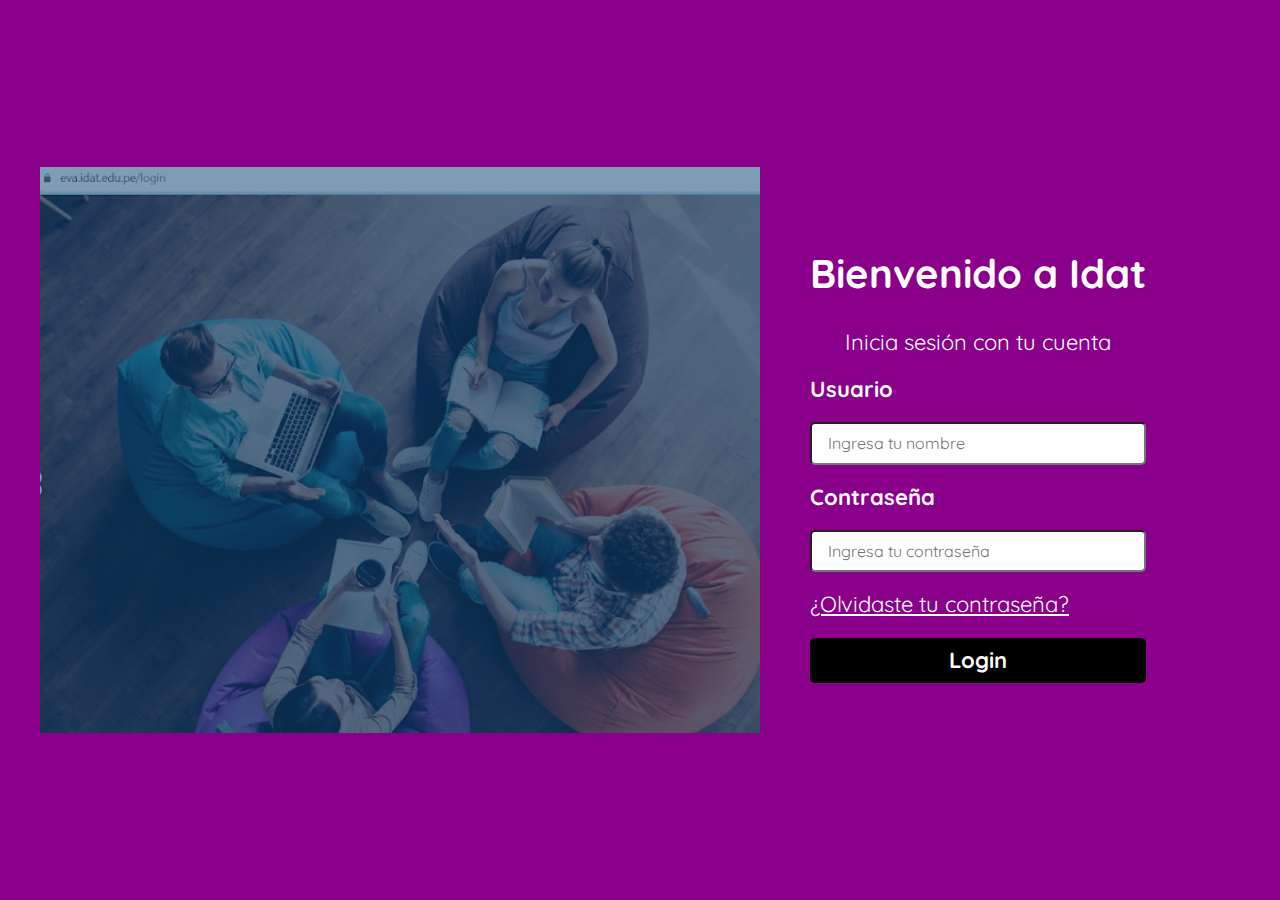
<file: index.html>
<!DOCTYPE html>
<html lang="es">

<head>
    <meta charset="utf-8">
    <meta name="viewport" content="width=device-width, initial-scale=1.0">
    <meta http-equiv="X-UA-Compatible" content="ie=edge">
    <title>Formulario CSS</title>
    <link rel="preconnect" href="https://fonts.googleapis.com">
    <link rel="preconnect" href="https://fonts.gstatic.com" crossorigin>
    <link href="https://fonts.googleapis.com/css2?family=Quicksand:wght@400;700&display=swap" rel="stylesheet">
    <link rel="stylesheet" href="css/normalize.css">
    <link rel="stylesheet" href="css/estilos.css">
</head>

<body>

    <div class="contenedor-formulario contenedor">
        <div class="imagen-formulario">
            
        </div>

        <form class="formulario">
            <div class="texto-formulario">
                <div class="magenformular"></div>
                <h2>Bienvenido a Idat</h2>
                <p>Inicia sesión con tu cuenta</p>
            </div>
            <div class="input">
                <label for="usuario">Usuario</label>
                <input placeholder="Ingresa tu nombre" type="text" id="usuario">
            </div>
            <div class="input">
                <label for="contraseña">Contraseña</label>
                <input placeholder="Ingresa tu contraseña" type="password" id="contraseña">
            </div>
            <div class="password-olvidada">
                <a href="file:///C:/Login Form/index.html">¿Olvidaste tu contraseña?</a>
            </div>
            <div class="input">
                <input type="submit" value="Login">
            </div>
        </form>
    </div>

</body>

</html>
</file>
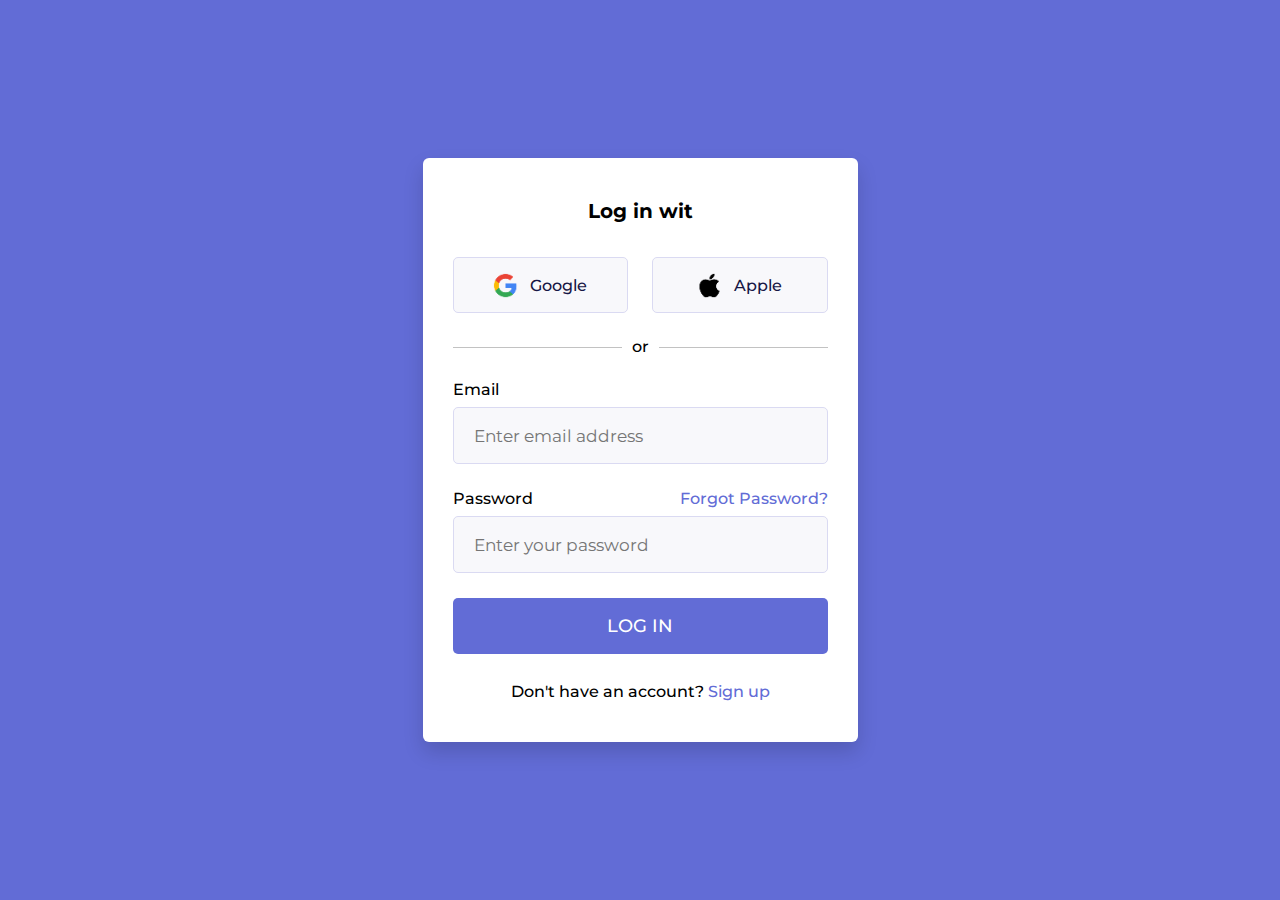
<file: Login Form/index.html>
<!DOCTYPE html>
<!-- Source Codes By CodingNepal - www.codingnepalweb.com -->
<html lang="en">
<head>
  <meta charset="UTF-8" />
  <meta name="viewport" content="width=device-width, initial-scale=1.0" />
  <title>Login Form in HTML and CSS | CodingNepal</title>
  <link rel="stylesheet" href="style.css" />
</head>
<body>
  <div class="login_form">
    <!-- Login form container -->
    <form action="#">
      <h3>Log in wit</h3>

      <div class="login_option">
        <!-- Google button -->
        <div class="option">
          <a href="#">
            <img src="logos/google.png" alt="Google" />
            <span>Google</span>
          </a>
        </div>

        <!-- Apple button -->
        <div class="option">
          <a href="#">
            <img src="logos/apple.png" alt="Apple" />
            <span>Apple</span>
          </a>
        </div>
      </div>

      <!-- Login option separator -->
      <p class="separator">
        <span>or</span>
      </p>

      <!-- Email input box -->
      <div class="input_box">
        <label for="email">Email</label>
        <input type="email" id="email" placeholder="Enter email address" required />
      </div>

      <!-- Paswwrod input box -->
      <div class="input_box">
        <div class="password_title">
          <label for="password">Password</label>
          <a href="file:///C:/Login Form/index.html">Forgot Password?</a>
        </div>

        <input type="password" id="password" placeholder="Enter your password" required />
      </div>

       <!-- Login button -->
      <button type="submit">Log In</button>

      <p class="sign_up">Don't have an account? <a href="#">Sign up</a></p>
    </form>
  </div>
</body>
</html>
</file>
<file: css/estilos.css>
:root{
    --azul:#8B008B;
    --azulOscuro:#8B008B;
    --azulGris:#000000;
    --blanco:#fff;
    --fuente:'Quicksand', sans-serif;
}
html{
    box-sizing: border-box;
}

*,*::after, *::before{
    box-sizing: inherit;
}

body{
    font-family: var(--fuente);
    background-color: var(--azulOscuro);
    display: flex;
    align-items: center;
    height: 100vh;
}

.contenedor{
    margin: 0 auto;
    max-width: 1200px;
    width: 95%;
}

.imagen-formulario{
    background-image: url('../img/bg.jpg');
    background-position: center center;
    background-size: cover;
    height: 1000px;
    flex: 0 0 calc(60%);
    position: relative;
    
}
.imagen-formulario::before{
   content: '';
   position: absolute;
   top: 0;
   bottom: 0;
   left: 0;
   right: 0;
   background: linear-gradient(to right, rgba(19, 64, 116, .5) );
   





}
@media(min-width:768px){
    .imagen-formulario{
        height: auto;
        background-position: right;
    }

}
@media(min-width:1200px){
    .imagen-formulario{
        background-position: center;
    }
}

@media(min-width:768px){
    .contenedor-formulario{
        display: flex;
    }
}

.formulario{
    padding: 50px;
    background-color: var(--azul);
}
.texto-formulario h2, .input label, .password-olvidada a, .texto-formulario p{
    color: var(--blanco);
}
.texto-formulario h2{
    font-size: 40px;
    text-align: center;
}
.texto-formulario p{
    font-size: 22px;
    text-align: center;
}
.input label{
    display: block;
    font-size: 22px;
    font-weight: bold;
    margin: 20px 0;
}
.password-olvidada a{
    display: inline-block;
    margin-top: 20px;
    font-size: 22px;
}
.input input{
    width: 100%;
    padding: 10px 16px;
    border-radius: 5px;
    outline: none;
}
.input input[type="submit"]{
    background-color: var(--azulGris);
    color: var(--blanco);
    font-size: 22px;
    font-weight: bold;
    border: none;
    margin-top: 20px;
    transition: background-color .3s ease-in-out;
}
.input input[type="submit"]:hover{
  
    cursor: pointer;
    background-color: var(--azulOscuro);
}
</file>
<file: Login Form/style.css>
/* Google Fonts Link */
@import url('https://fonts.googleapis.com/css2?family=Montserrat:ital,wght@0,100..900;1,100..900&display=swap');

/* Resetting default styling and setting font-family */
* {
    margin: 0;
    padding: 0;
    box-sizing: border-box;
    font-family: "Montserrat", sans-serif;
}

body {
    width: 100%;
    min-height: 100vh;
    padding: 0 10px;
    display: flex;
    background: #626cd6;
    justify-content: center;
    align-items: center;
}

/* Login form styling */
.login_form {
    width: 100%;
    max-width: 435px;
    background: #fff;
    border-radius: 6px;
    padding: 41px 30px;
    box-shadow: 0 10px 20px rgba(0, 0, 0, 0.15);
}

.login_form h3 {
    font-size: 20px;
    text-align: center;
}

/* Google & Apple button styling */

.login_form .login_option {
    display: flex;
    width: 100%;
    justify-content: space-between;
    align-items: center;
}

.login_form .login_option .option {
    width: calc(100% / 2 - 12px);
}

.login_form .login_option .option a {
    height: 56px;
    display: flex;
    justify-content: center;
    align-items: center;
    gap: 12px;
    background: #F8F8FB;
    border: 1px solid #DADAF2;
    border-radius: 5px;
    margin: 34px 0 24px 0;
    text-decoration: none;
    color: #171645;
    font-weight: 500;
    transition: 0.2s ease;
}

.login_form .login_option .option a:hover {
    background: #ededf5;
    border-color: #626cd6;
}

.login_form .login_option .option a img {
    max-width: 25px;
}

.login_form p {
    text-align: center;
    font-weight: 500;
}

.login_form .separator {
    position: relative;
    margin-bottom: 24px;
}

/* Login option separator styling */
.login_form .separator span {
    background: #fff;
    z-index: 1;
    padding: 0 10px;
    position: relative;
}

.login_form .separator::after {
    content: '';
    position: absolute;
    width: 100%;
    top: 50%;
    left: 0;
    height: 1px;
    background: #C2C2C2;
    display: block;
}

form .input_box label {
    display: block;
    font-weight: 500;
    margin-bottom: 8px;
}

/* Input field styling */
form .input_box input {
    width: 100%;
    height: 57px;
    border: 1px solid #DADAF2;
    border-radius: 5px;
    outline: none;
    background: #F8F8FB;
    font-size: 17px;
    padding: 0px 20px;
    margin-bottom: 25px;
    transition: 0.2s ease;
}

form .input_box input:focus {
    border-color: #626cd6;
}

form .input_box .password_title {
    display: flex;
    justify-content: space-between;
    text-align: center;
}

form .input_box {
    position: relative;
}

a {
    text-decoration: none;
    color: #626cd6;
    font-weight: 500;
}

a:hover {
    text-decoration: underline;
}

/* Login button styling */
form button {
    width: 100%;
    height: 56px;
    border-radius: 5px;
    border: none;
    outline: none;
    background: #626CD6;
    color: #fff;
    font-size: 18px;
    font-weight: 500;
    text-transform: uppercase;
    cursor: pointer;
    margin-bottom: 28px;
    transition: 0.3s ease;
}

form button:hover {
    background: #4954d0;
}
</file>
